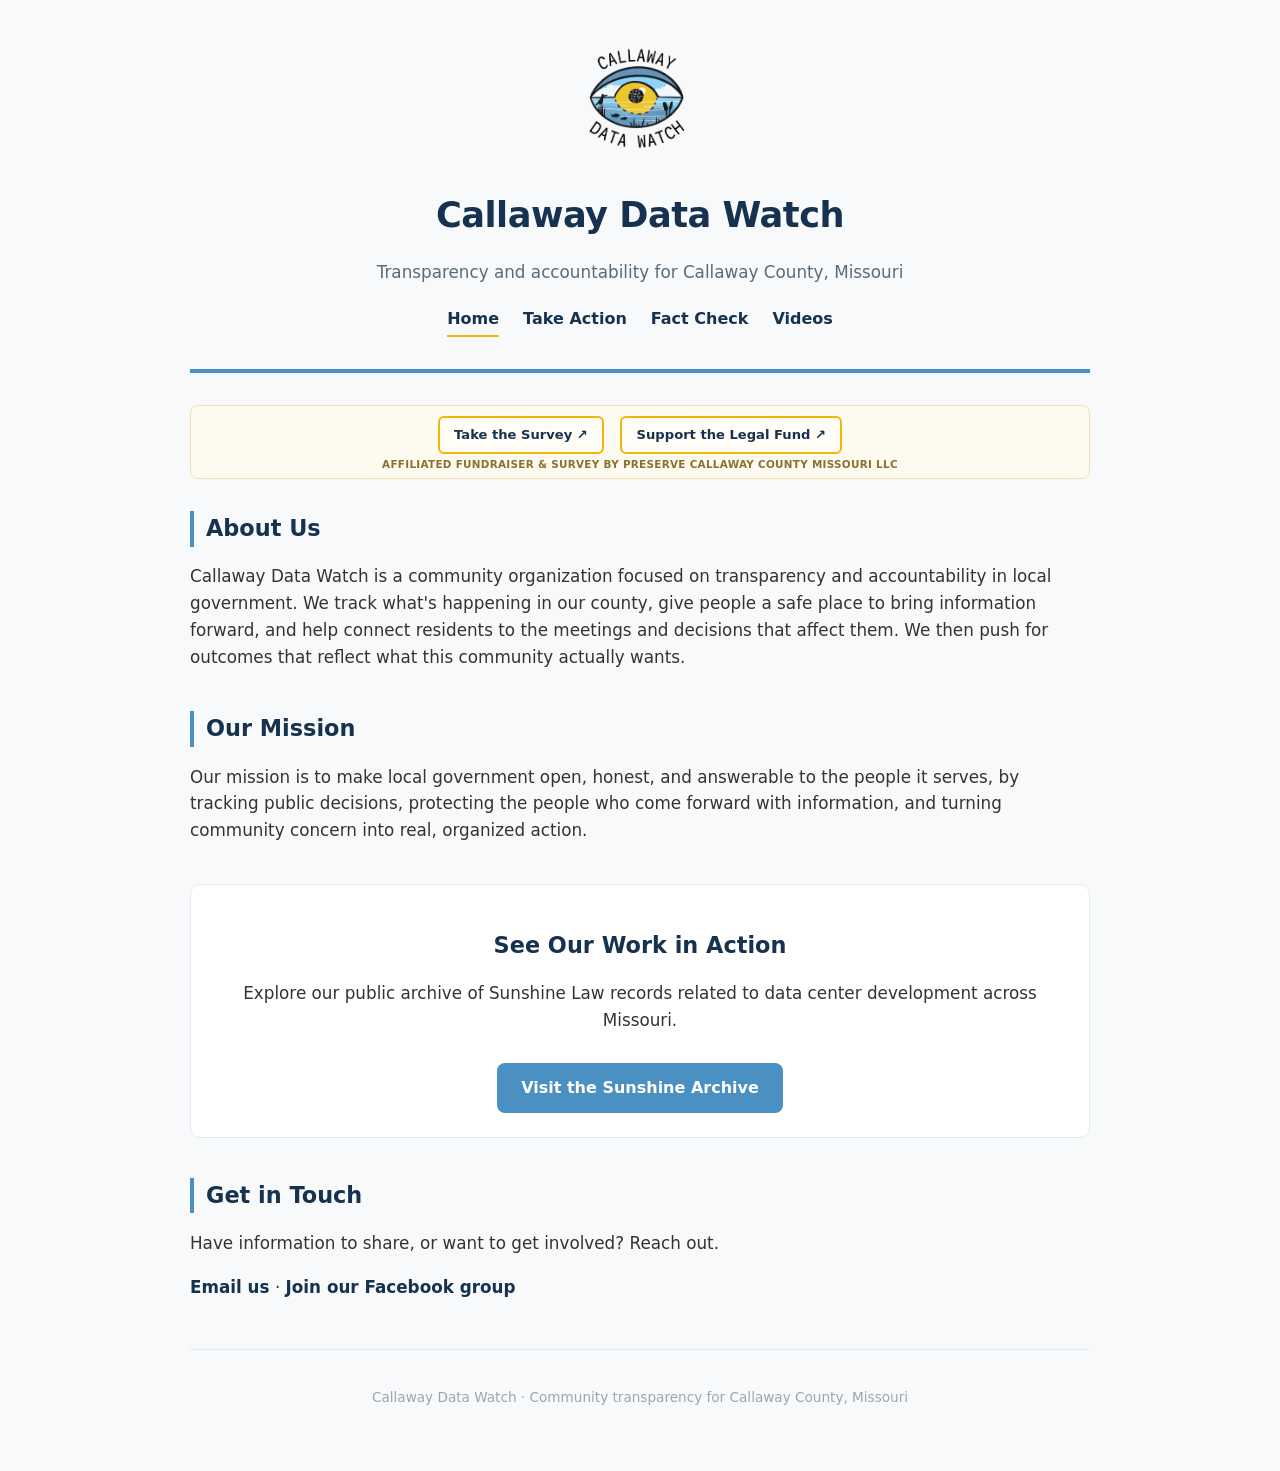
<file: index.html>
<!DOCTYPE html>
<html lang="en">
<head>
<meta charset="UTF-8">
<meta name="viewport" content="width=device-width, initial-scale=1">
<title>Callaway Data Watch</title>
<link rel="stylesheet" href="style.css">
</head>
<body>

<header>
  <img src="assets/CDW_Logo-04.png" alt="Callaway Data Watch logo" class="logo">
  <h1>Callaway Data Watch</h1>
  <p class="tagline">Transparency and accountability for Callaway County, Missouri</p>
  <nav>
    <a href="index.html" class="active">Home</a>
    <a href="take-action.html">Take Action</a>
    <a href="fact-check.html">Fact Check</a>
    <a href="videos.html">Videos</a>
  </nav>
</header>

<main>

  <section class="affiliate-card">
    <div class="cta-buttons">
      <a href="https://www.surveymonkey.com/r/preservecallaway" class="button-external button-survey" target="_blank">Take the Survey ↗</a>
      <a href="https://gofund.me/22b78d3d5" class="button-external button-donate" target="_blank">Support the Legal Fund ↗</a>
    </div>
    <p class="affiliate-label">Affiliated Fundraiser &amp; Survey by Preserve Callaway County Missouri LLC</p>
  </section>

  <section class="about">
    <h2>About Us</h2>
    <p>Callaway Data Watch is a community organization focused on transparency and accountability in local government. We track what's happening in our county, give people a safe place to bring information forward, and help connect residents to the meetings and decisions that affect them. We then push for outcomes that reflect what this community actually wants.</p>
  </section>

  <section class="mission">
    <h2>Our Mission</h2>
    <p>Our mission is to make local government open, honest, and answerable to the people it serves, by tracking public decisions, protecting the people who come forward with information, and turning community concern into real, organized action.</p>
  </section>

  <section class="highlight">
    <h2>See Our Work in Action</h2>
    <p>Explore our public archive of Sunshine Law records related to data center development across Missouri.</p>
    <a href="https://archive.callawaydatawatch.org" class="button" target="_blank">Visit the Sunshine Archive</a>
  </section>

  <section class="contact">
    <h2>Get in Touch</h2>
    <p>Have information to share, or want to get involved? Reach out.</p>
    <p class="contact-links">
      <a href="mailto:callawaydatawatch@gmail.com">Email us</a>
      &middot;
      <a href="https://www.facebook.com/groups/callawaydatawatch/" target="_blank">Join our Facebook group</a>
    </p>
  </section>

</main>

<footer>
  <p>Callaway Data Watch &middot; Community transparency for Callaway County, Missouri</p>
</footer>

</body>
</html>
</file>
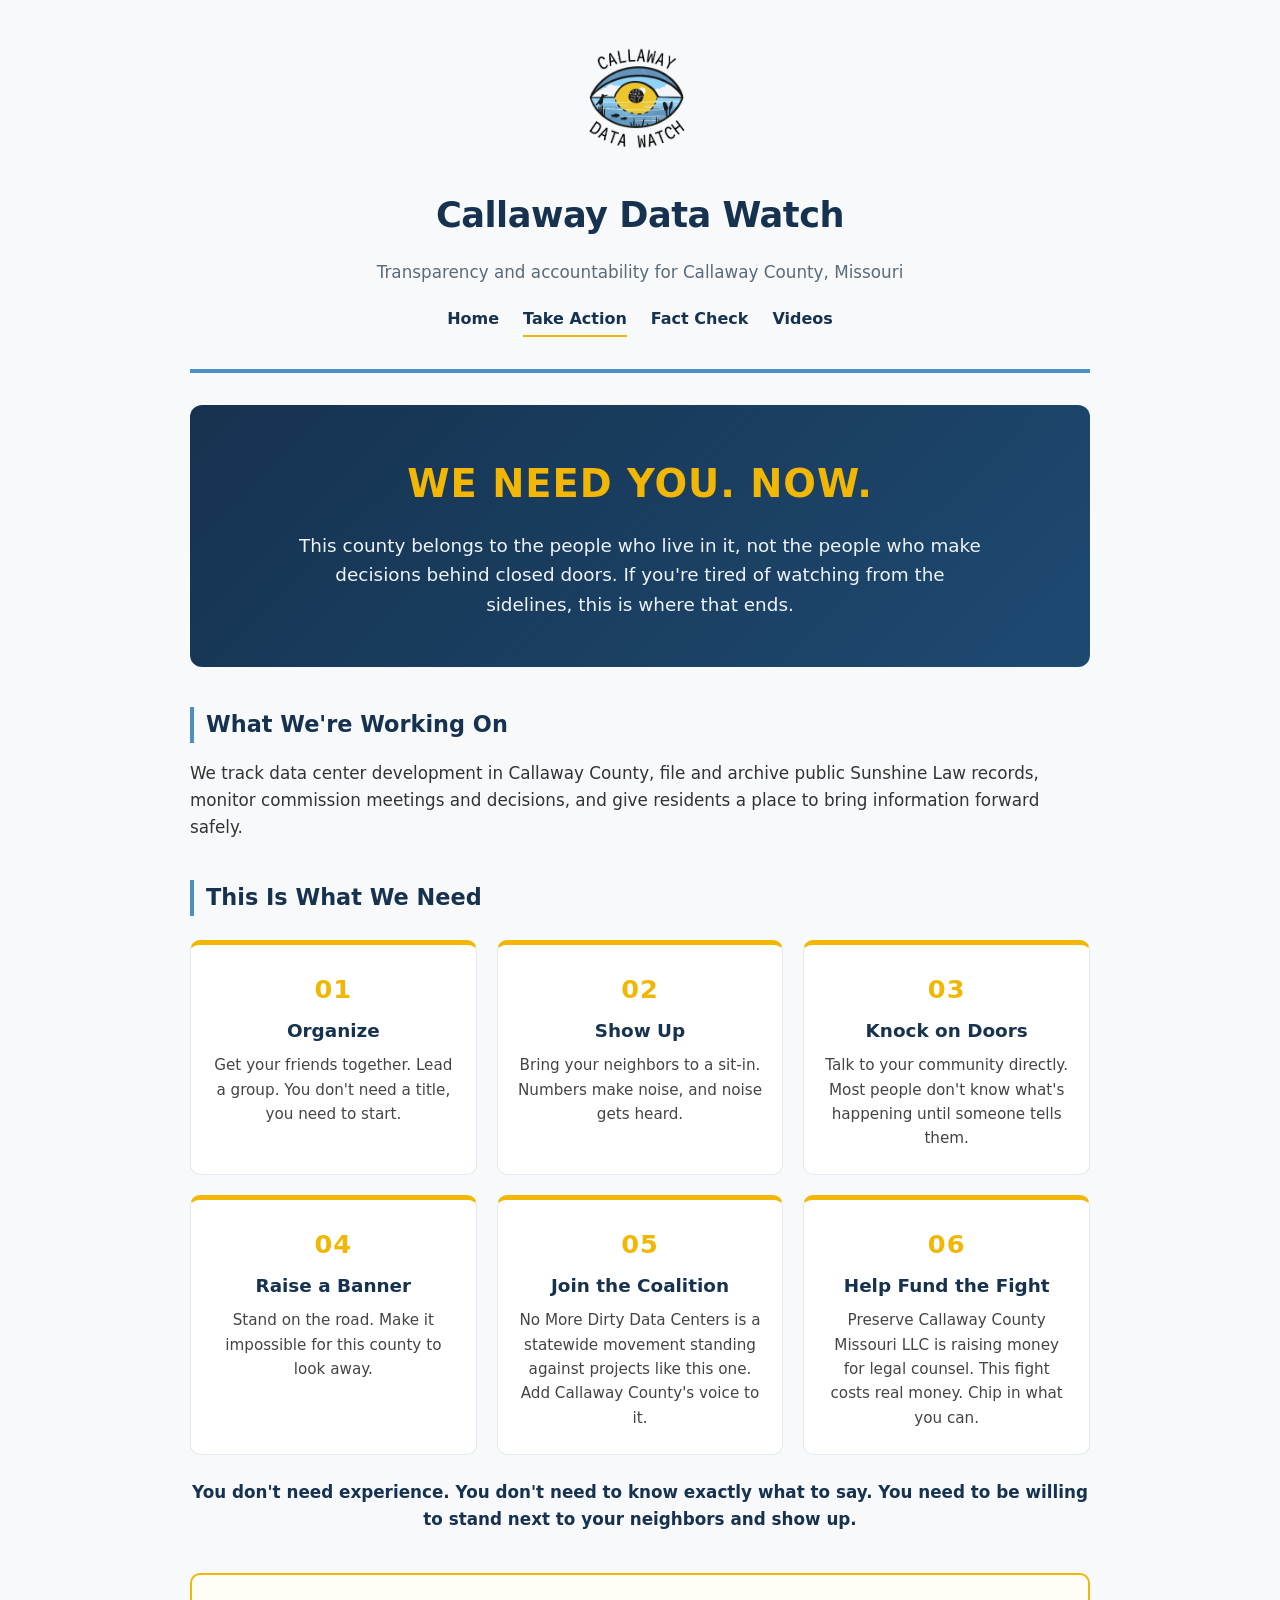
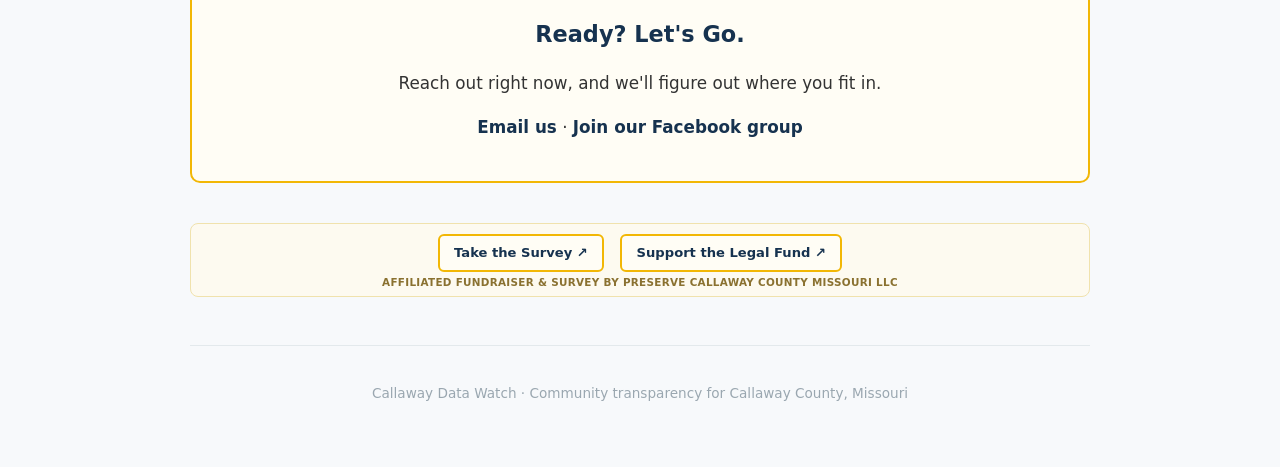
<file: take-action.html>
<!DOCTYPE html>
<html lang="en">
<head>
<meta charset="UTF-8">
<meta name="viewport" content="width=device-width, initial-scale=1">
<title>Take Action — Callaway Data Watch</title>
<link rel="stylesheet" href="style.css">
</head>
<body>

<header>
  <img src="assets/CDW_Logo-04.png" alt="Callaway Data Watch logo" class="logo">
  <h1>Callaway Data Watch</h1>
  <p class="tagline">Transparency and accountability for Callaway County, Missouri</p>
  <nav>
    <a href="index.html">Home</a>
    <a href="take-action.html" class="active">Take Action</a>
    <a href="fact-check.html">Fact Check</a>
    <a href="videos.html">Videos</a>
  </nav>
</header>

<div class="action-banner">
  <h2>WE NEED YOU. NOW.</h2>
  <p>This county belongs to the people who live in it, not the people who make decisions behind closed doors. If you're tired of watching from the sidelines, this is where that ends.</p>
</div>

<main>

  <section>
    <h2>What We're Working On</h2>
    <p>We track data center development in Callaway County, file and archive public Sunshine Law records, monitor commission meetings and decisions, and give residents a place to bring information forward safely.</p>
  </section>

  <section class="action-cards-section">
    <h2>This Is What We Need</h2>

    <div class="action-cards">

      <div class="action-card">
        <span class="action-num">01</span>
        <h3>Organize</h3>
        <p>Get your friends together. Lead a group. You don't need a title, you need to start.</p>
      </div>

      <div class="action-card">
        <span class="action-num">02</span>
        <h3>Show Up</h3>
        <p>Bring your neighbors to a sit-in. Numbers make noise, and noise gets heard.</p>
      </div>

      <div class="action-card">
        <span class="action-num">03</span>
        <h3>Knock on Doors</h3>
        <p>Talk to your community directly. Most people don't know what's happening until someone tells them.</p>
      </div>

      <div class="action-card">
        <span class="action-num">04</span>
        <h3>Raise a Banner</h3>
        <p>Stand on the road. Make it impossible for this county to look away.</p>
      </div>

      <div class="action-card">
        <span class="action-num">05</span>
        <h3>Join the Coalition</h3>
        <p>No More Dirty Data Centers is a statewide movement standing against projects like this one. Add Callaway County's voice to it.</p>
      </div>

      <div class="action-card">
        <span class="action-num">06</span>
        <h3>Help Fund the Fight</h3>
        <p>Preserve Callaway County Missouri LLC is raising money for legal counsel. This fight costs real money. Chip in what you can.</p>
      </div>

    </div>

    <p class="action-note">You don't need experience. You don't need to know exactly what to say. You need to be willing to stand next to your neighbors and show up.</p>
  </section>

  <section class="highlight urgent">
    <h2>Ready? Let's Go.</h2>
    <p>Reach out right now, and we'll figure out where you fit in.</p>
    <p class="contact-links">
      <a href="mailto:callawaydatawatch@gmail.com">Email us</a>
      &middot;
      <a href="https://www.facebook.com/groups/callawaydatawatch/" target="_blank">Join our Facebook group</a>
    </p>
  </section>

  <section class="affiliate-card">
    <div class="cta-buttons">
      <a href="https://www.surveymonkey.com/r/preservecallaway" class="button-external button-survey" target="_blank">Take the Survey ↗</a>
      <a href="https://gofund.me/22b78d3d5" class="button-external button-donate" target="_blank">Support the Legal Fund ↗</a>
    </div>
    <p class="affiliate-label">Affiliated Fundraiser &amp; Survey by Preserve Callaway County Missouri LLC</p>
  </section>

</main>

<footer>
  <p>Callaway Data Watch &middot; Community transparency for Callaway County, Missouri</p>
</footer>

</body>
</html>
</file>
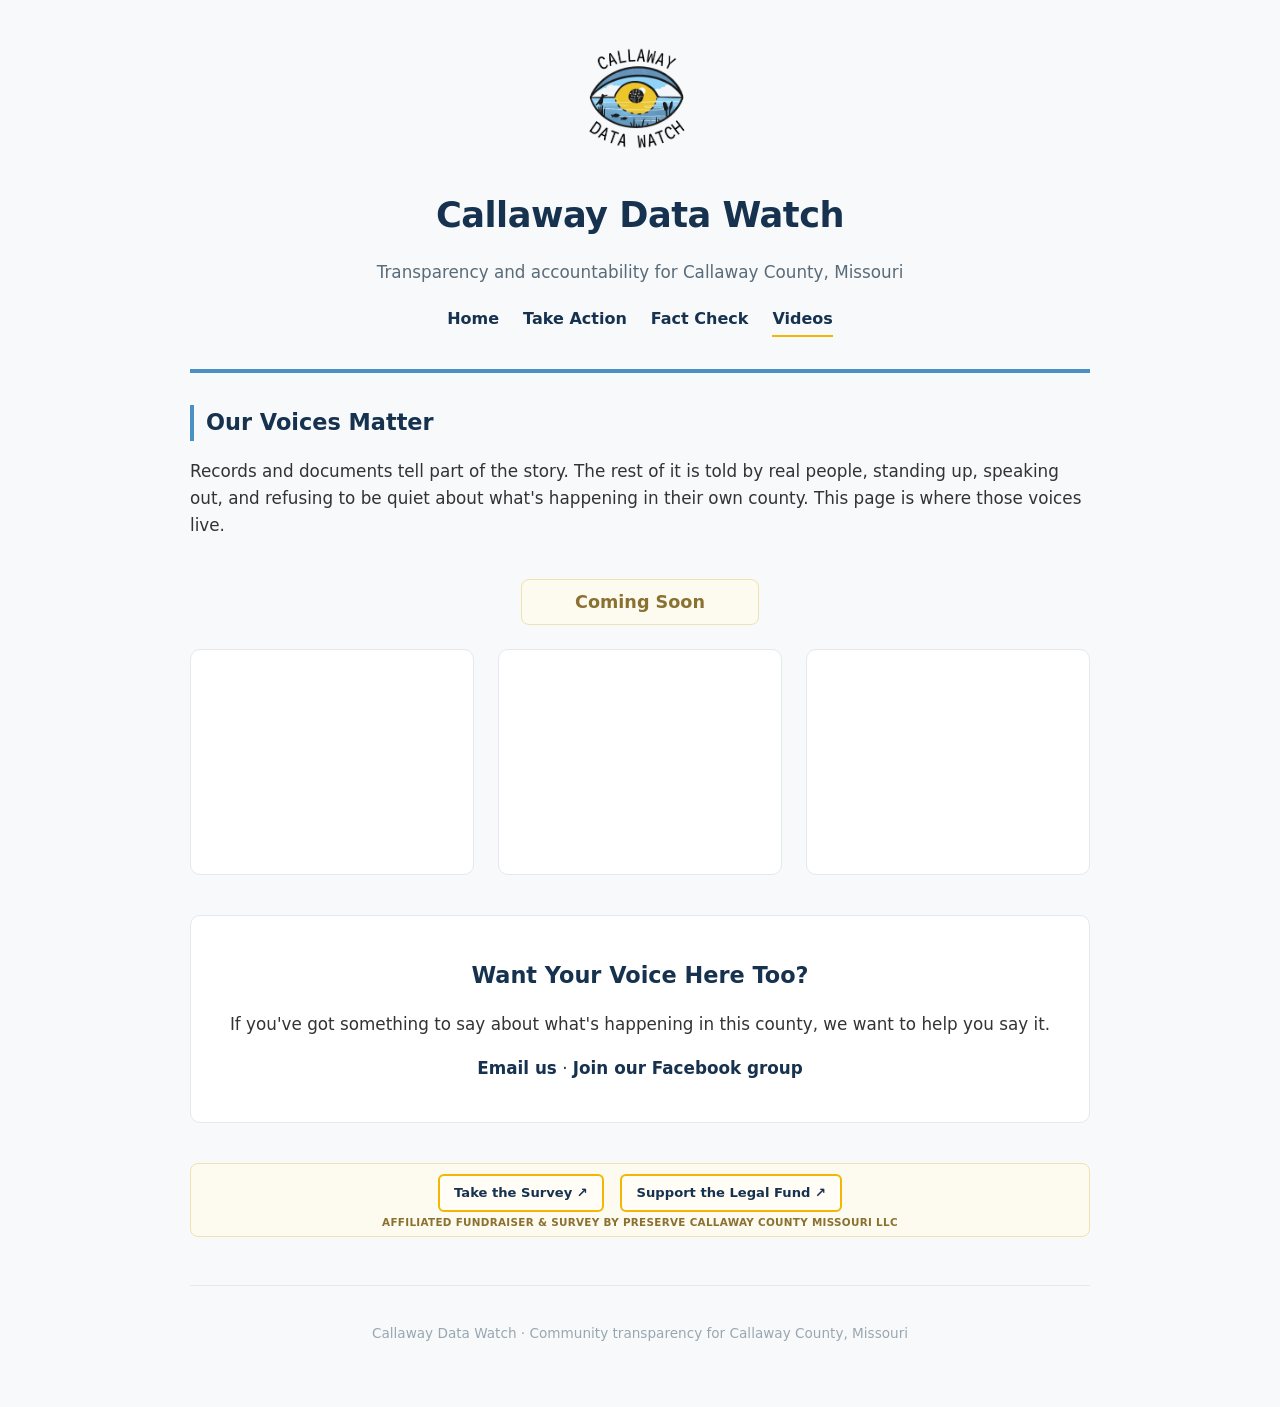
<file: videos.html>
<!DOCTYPE html>
<html lang="en">
<head>
<meta charset="UTF-8">
<meta name="viewport" content="width=device-width, initial-scale=1">
<title>Our Voices — Callaway Data Watch</title>
<link rel="stylesheet" href="style.css">
</head>
<body>

<header>
  <img src="assets/CDW_Logo-04.png" alt="Callaway Data Watch logo" class="logo">
  <h1>Callaway Data Watch</h1>
  <p class="tagline">Transparency and accountability for Callaway County, Missouri</p>
  <nav>
    <a href="index.html">Home</a>
    <a href="take-action.html">Take Action</a>
    <a href="fact-check.html">Fact Check</a>
    <a href="videos.html" class="active">Videos</a>
  </nav>
</header>

<main>

  <section class="about">
    <h2>Our Voices Matter</h2>
    <p>Records and documents tell part of the story. The rest of it is told by real people, standing up, speaking out, and refusing to be quiet about what's happening in their own county. This page is where those voices live.</p>
  </section>

  <p class="coming-soon">Coming Soon</p>

  <section class="video-grid">

    <!--
      HOW TO ADD A VIDEO:

      TikTok: go to the video, click Share, click Embed, copy the code
      TikTok gives you, and paste it in place of one of the blocks below
      (inside a <div class="video-embed">...</div>).

      YouTube: go to the video, click Share, click Embed, copy the code
      YouTube gives you, and paste it the same way.

      Each video sits inside its own <div class="video-embed"> so they
      lay out evenly on the page no matter how many you add.
    -->

    <div class="video-embed">
      <!-- Paste first video embed code here -->
    </div>

    <div class="video-embed">
      <!-- Paste second video embed code here -->
    </div>

    <div class="video-embed">
      <!-- Paste third video embed code here -->
    </div>

  </section>

  <section class="highlight">
    <h2>Want Your Voice Here Too?</h2>
    <p>If you've got something to say about what's happening in this county, we want to help you say it.</p>
    <p class="contact-links">
      <a href="mailto:callawaydatawatch@gmail.com">Email us</a>
      &middot;
      <a href="https://www.facebook.com/groups/callawaydatawatch/" target="_blank">Join our Facebook group</a>
    </p>
  </section>

  <section class="affiliate-card">
    <div class="cta-buttons">
      <a href="https://www.surveymonkey.com/r/preservecallaway" class="button-external button-survey" target="_blank">Take the Survey ↗</a>
      <a href="https://gofund.me/22b78d3d5" class="button-external button-donate" target="_blank">Support the Legal Fund ↗</a>
    </div>
    <p class="affiliate-label">Affiliated Fundraiser &amp; Survey by Preserve Callaway County Missouri LLC</p>
  </section>

</main>

<footer>
  <p>Callaway Data Watch &middot; Community transparency for Callaway County, Missouri</p>
</footer>

</body>
</html>
</file>
<file: style.css>
/* ============================================
   Callaway Data Watch
   Site stylesheet, used by all pages
   ============================================ */


/* ---- Base ---- */

body {
  font-family: 'Segoe UI', system-ui, sans-serif;
  max-width: 900px;
  margin: 0 auto;
  padding: 2rem 1.5rem 3rem;
  color: #1e2a33;
  background: #f7f9fb;
  line-height: 1.6;
}


/* ---- Header ---- */

header {
  text-align: center;
  padding-bottom: 2rem;
  margin-bottom: 2rem;
  border-bottom: 4px solid #4a90c2;
}

.logo {
  width: 140px;
  height: auto;
  margin-bottom: 0.5rem;
  mix-blend-mode: multiply;
  transition: transform 0.25s ease;
}

.logo:hover {
  transform: scale(1.08);
}

header h1 {
  margin: 0.5rem 0 1rem;
  font-size: 2.2rem;
  font-weight: 800;
  color: #16324f;
  letter-spacing: -0.5px;
}

.tagline {
  color: #5a6b78;
  font-size: 1.05rem;
  margin: 0 0 1.25rem;
}

nav {
  display: flex;
  justify-content: center;
  gap: 1.5rem;
}

nav a {
  color: #16324f;
  text-decoration: none;
  font-weight: 600;
  font-size: 1rem;
  padding-bottom: 0.25rem;
  border-bottom: 2px solid transparent;
}

nav a:hover,
nav a.active {
  border-bottom-color: #f2b705;
}


/* ---- Sections ---- */

section {
  margin-bottom: 2.5rem;
}

section h2 {
  color: #16324f;
  font-size: 1.4rem;
  margin-bottom: 0.75rem;
  border-left: 4px solid #4a90c2;
  padding-left: 0.75rem;
}

section p {
  font-size: 1.05rem;
  color: #333;
}


/* ---- Highlight / call-to-action box ---- */

.highlight {
  background: white;
  border: 1px solid #e3e9ec;
  border-radius: 10px;
  padding: 1.5rem;
  text-align: center;
}

.highlight.urgent {
  border: 2px solid #f2b705;
  background: #fffdf5;
}

.highlight h2 {
  border: none;
  padding: 0;
}

.button {
  display: inline-block;
  margin-top: 0.75rem;
  padding: 0.75rem 1.5rem;
  background: #4a90c2;
  color: white;
  text-decoration: none;
  font-weight: 600;
  border-radius: 8px;
  transition: background 0.2s;
}

.button:hover {
  background: #16324f;
}


/* ---- Top-of-page call-to-action buttons (survey / donate) ----
   These link OFF-SITE to affiliated third-party pages, so they
   are styled distinctly from .button (which is used for our own
   pages, like the Sunshine Archive). The small arrow makes the
   "you are leaving this site" cue visible at a glance. */

.cta-buttons {
  display: flex;
  flex-wrap: wrap;
  justify-content: center;
  gap: 1rem;
}

.button-external {
  display: inline-flex;
  align-items: center;
  gap: 0.3rem;
  padding: 0.4rem 0.9rem;
  text-decoration: none;
  font-weight: 600;
  font-size: 0.82rem;
  border-radius: 6px;
  border: 2px solid transparent;
  transition: transform 0.15s, box-shadow 0.15s;
}

.button-external:hover {
  transform: translateY(-2px);
  box-shadow: 0 6px 14px rgba(22, 50, 79, 0.18);
}

.button-survey {
  background: #fffdf5;
  color: #16324f;
  border-color: #f2b705;
}

.button-survey:hover {
  background: #f2b705;
  color: #16324f;
}

.button-donate {
  background: #fffdf5;
  color: #16324f;
  border-color: #f2b705;
}

.button-donate:hover {
  background: #f2b705;
  color: #16324f;
}


/* ---- Affiliated fundraiser/survey card ----
   Small, quiet block: exists so the two off-site buttons above
   don't outweigh our own content or read as "ours." */

.affiliate-card {
  background: #fdfaf0;
  border: 1px solid #f0e2ad;
  border-radius: 8px;
  padding: 0.6rem 1rem 0.5rem;
  text-align: center;
  margin-bottom: 2rem;
}

.affiliate-label {
  font-size: 0.65rem;
  font-weight: 600;
  color: #8a7130;
  text-transform: uppercase;
  letter-spacing: 0.3px;
  line-height: 1;
  margin: 0.35rem 0 0;
}


/* ---- Contact links ---- */

.contact-links {
  margin-top: 0.5rem;
}

.contact-links a {
  color: #16324f;
  text-decoration: none;
  font-weight: 600;
}

.contact-links a:hover {
  color: #4a90c2;
  text-decoration: underline;
}


/* ---- Take Action page: full-width banner ---- */

.action-banner {
  background: linear-gradient(135deg, #16324f, #1e4a72);
  color: white;
  text-align: center;
  padding: 3rem 2rem;
  border-radius: 12px;
  margin-bottom: 2.5rem;
}

.action-banner h2 {
  font-size: 2.4rem;
  font-weight: 900;
  letter-spacing: 1px;
  margin: 0 0 1rem;
  color: #f2b705;
  border: none;
  padding: 0;
}

.action-banner p {
  max-width: 700px;
  margin: 0 auto;
  font-size: 1.15rem;
  line-height: 1.6;
  color: #eef3f7;
}


/* ---- Take Action page: numbered cards ---- */

.action-cards-section {
  margin-bottom: 2.5rem;
}

.action-cards {
  display: grid;
  grid-template-columns: repeat(auto-fit, minmax(220px, 1fr));
  gap: 1.25rem;
  margin: 1.5rem 0;
}

.action-card {
  background: white;
  border: 1px solid #e3e9ec;
  border-top: 5px solid #f2b705;
  border-radius: 10px;
  padding: 1.5rem 1.25rem;
  text-align: center;
  transition: transform 0.2s, box-shadow 0.2s;
}

.action-card:hover {
  transform: translateY(-4px);
  box-shadow: 0 8px 20px rgba(22, 50, 79, 0.15);
}

.action-num {
  display: block;
  font-size: 1.6rem;
  font-weight: 900;
  color: #f2b705;
  letter-spacing: 1px;
  margin-bottom: 0.35rem;
}

.action-card h3 {
  color: #16324f;
  font-size: 1.15rem;
  margin: 0.25rem 0 0.5rem;
}

.action-card p {
  font-size: 0.95rem;
  color: #444;
  margin: 0;
}

.action-note {
  text-align: center;
  font-size: 1.05rem;
  font-weight: 600;
  color: #16324f;
  margin-top: 1.5rem;
}


/* ---- Videos page ---- */

.coming-soon {
  text-align: center;
  font-weight: 700;
  font-size: 1.1rem;
  color: #8a7130;
  background: #fdfaf0;
  border: 1px solid #f0e2ad;
  border-radius: 8px;
  padding: 0.5rem;
  max-width: 220px;
  margin: 0 auto 1.5rem;
}

.video-grid {
  display: grid;
  grid-template-columns: repeat(auto-fit, minmax(280px, 1fr));
  gap: 1.5rem;
  margin-bottom: 2.5rem;
}

.video-embed {
  background: white;
  border: 1px solid #e3e9ec;
  border-radius: 10px;
  padding: 0.75rem;
  min-height: 200px;
  display: flex;
  align-items: center;
  justify-content: center;
}

.video-embed iframe,
.video-embed blockquote {
  width: 100%;
  max-width: 100%;
}


/* ---- Fact Check page: banner ---- */

.factcheck-banner {
  background: linear-gradient(135deg, #16324f, #1e4a72);
  color: white;
  text-align: center;
  padding: 2.5rem 2rem;
  border-radius: 12px;
  margin-bottom: 2.5rem;
}

.factcheck-banner h2 {
  font-size: 2rem;
  font-weight: 900;
  line-height: 1.3;
  margin: 0 0 1rem;
  color: #f2b705;
  border: none;
  padding: 0;
}

.factcheck-banner p {
  max-width: 700px;
  margin: 0 auto 1.25rem;
  font-size: 1.1rem;
  line-height: 1.6;
  color: #eef3f7;
}

.factcheck-banner .button {
  margin-top: 0;
}


/* ---- Fact Check page: discrepancy list ---- */

.discrepancy-list {
  background: white;
  border: 1px solid #e3e9ec;
  border-radius: 10px;
  padding: 1.5rem 1.5rem 1.5rem 2.5rem;
  margin-top: 1rem;
}

.discrepancy-list li {
  margin-bottom: 1.25rem;
  font-size: 1.02rem;
  color: #333;
  line-height: 1.6;
}

.discrepancy-list li:last-child {
  margin-bottom: 0;
}

.discrepancy-list li::marker {
  font-weight: 800;
  color: #16324f;
}


/* ---- Fact Check page: exhibit photo gallery ---- */

.exhibit-grid {
  display: grid;
  grid-template-columns: repeat(auto-fit, minmax(180px, 1fr));
  gap: 1.25rem;
  margin-top: 1.5rem;
}

.exhibit {
  background: white;
  border: 1px solid #e3e9ec;
  border-radius: 10px;
  padding: 0.6rem;
  margin: 0;
  text-align: center;
}

.exhibit img {
  width: 100%;
  height: auto;
  border-radius: 6px;
  display: block;
  cursor: zoom-in;
}

.exhibit figcaption {
  margin-top: 0.5rem;
  font-size: 0.85rem;
  font-weight: 600;
  color: #16324f;
}


/* ---- Footer ---- */

footer {
  text-align: center;
  margin-top: 3rem;
  padding-top: 1.5rem;
  border-top: 1px solid #e3e9ec;
  color: #9aa7b0;
  font-size: 0.85rem;
}
</file>
